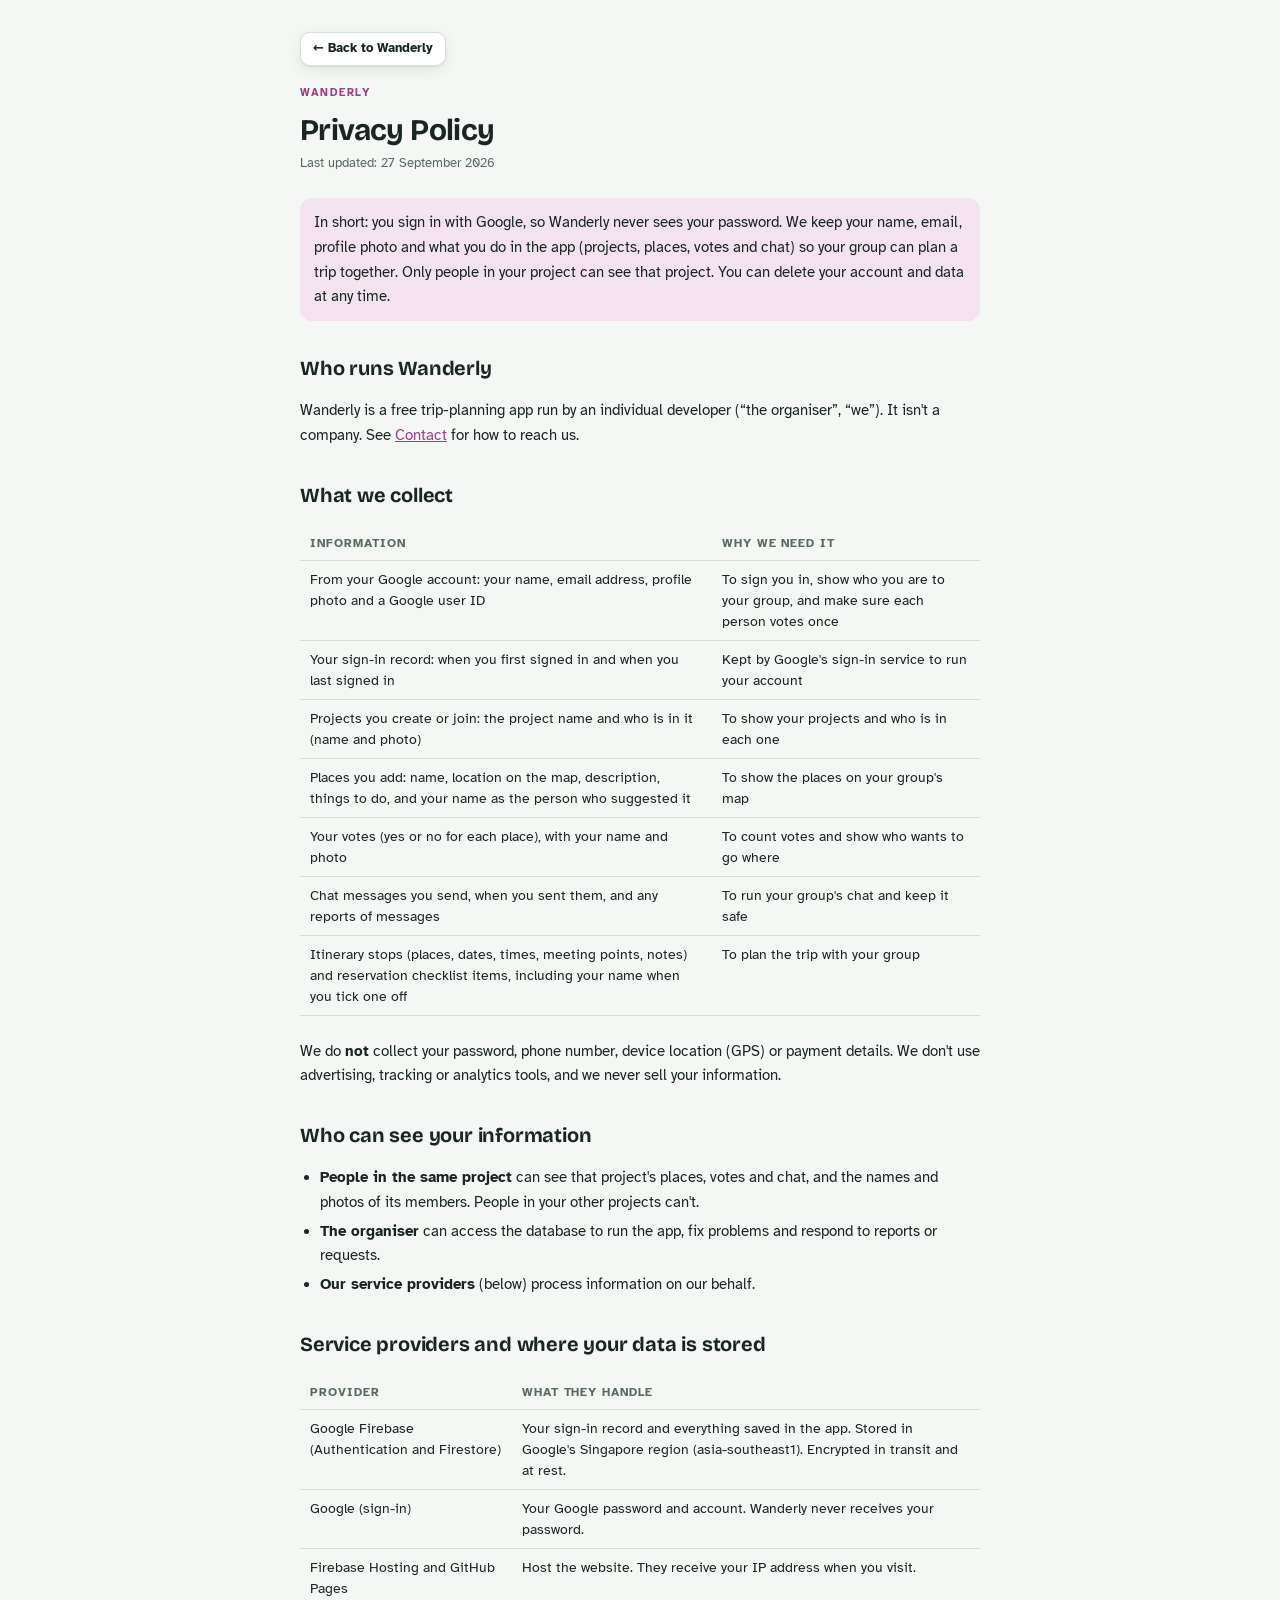
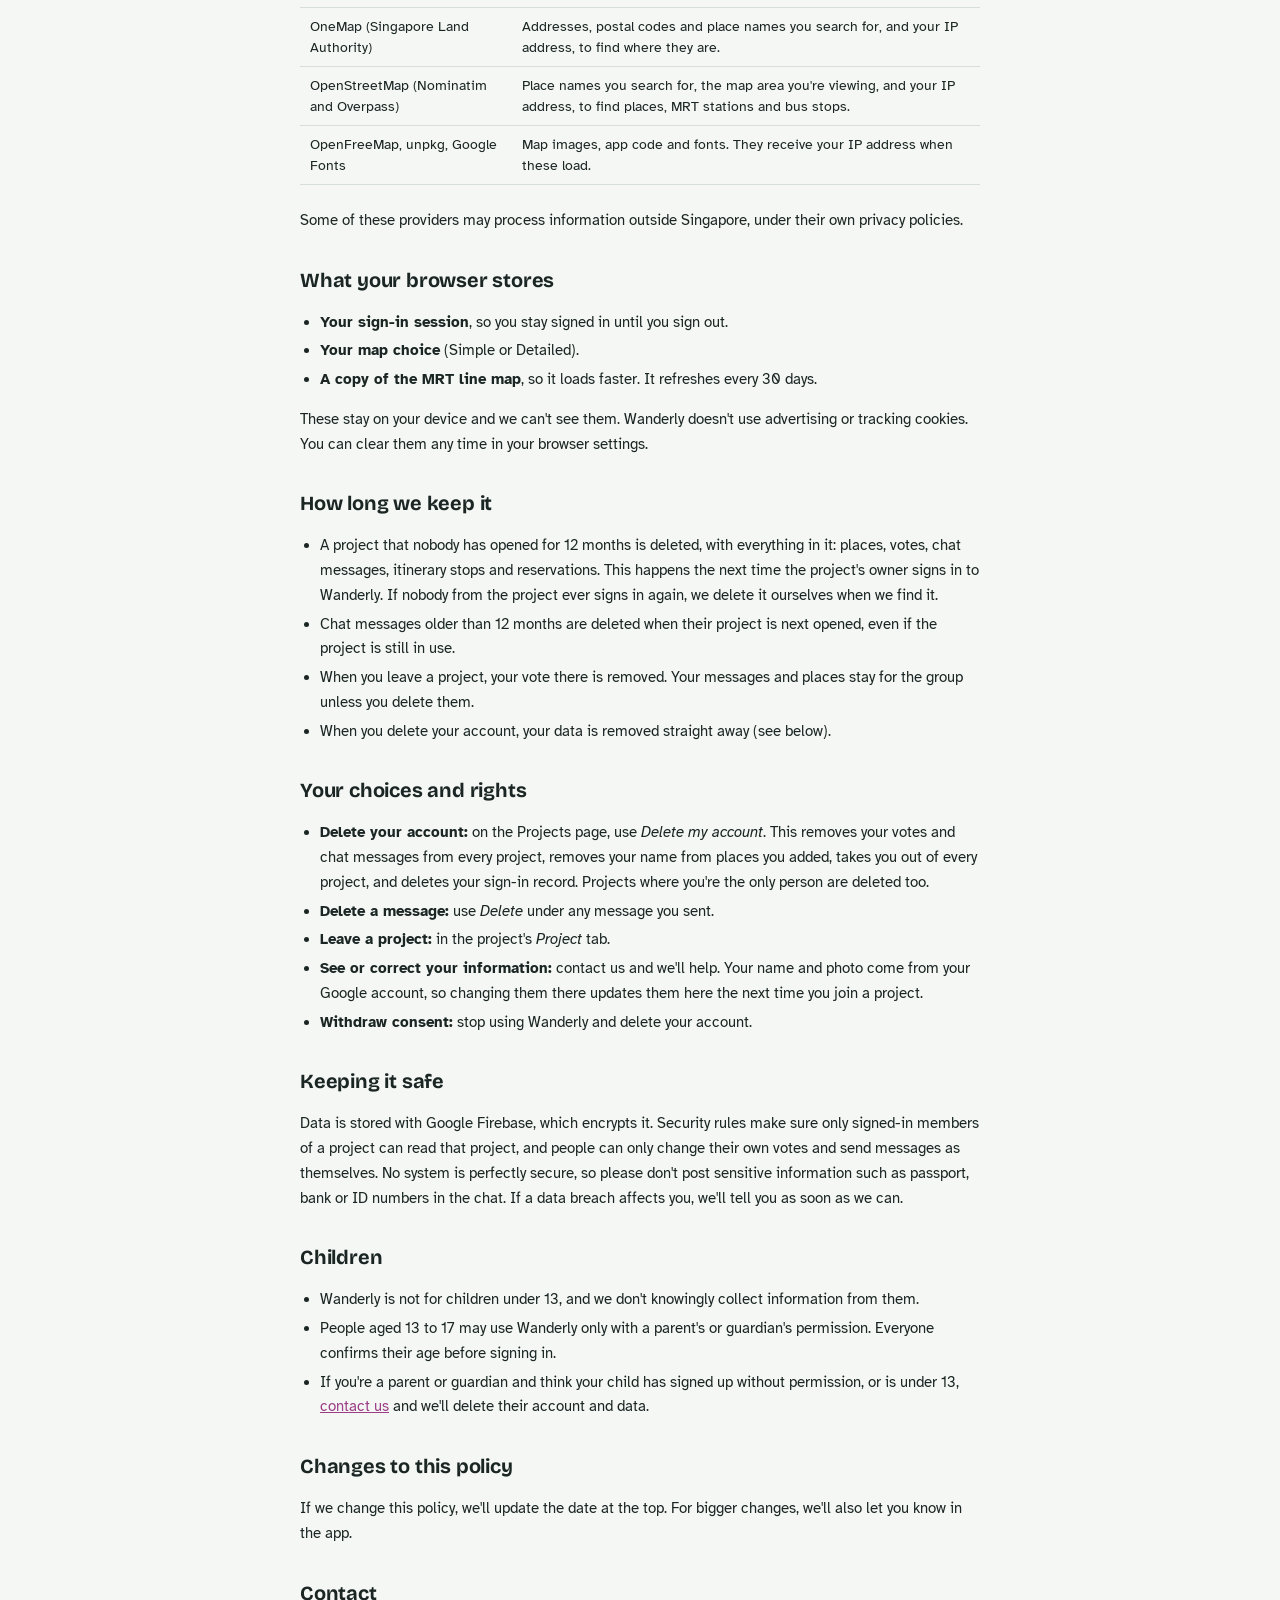
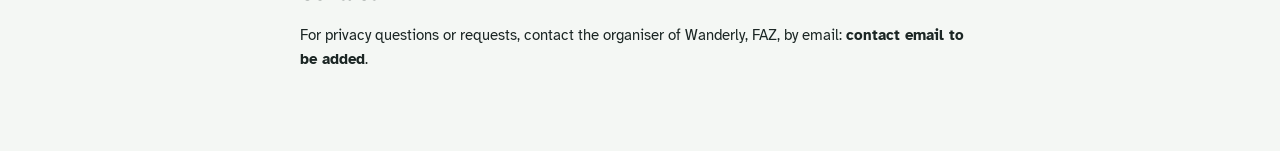
<file: privacy.html>
<!DOCTYPE html>
<html lang="en">
<head>
  <meta charset="UTF-8">
  <meta name="viewport" content="width=device-width, initial-scale=1.0">
  <title>Privacy Policy – Wanderly</title>
  <script>
    // Old addresses open the main site (see index.html).
    (function () {
      var h = location.hostname, main = 'https://wander-ly-50ea5.firebaseapp.com';
      if (h === 'wander-ly-50ea5.web.app') location.replace(main + location.pathname + location.search + location.hash);
      else if (h === 'fazupin.github.io') location.replace(main + (location.pathname.replace(/^\/Holiday-Planner/i, '') || '/') + location.search + location.hash);
    })();
    try { var t = (JSON.parse(localStorage.getItem('wanderly-settings') || '{}')).theme; if (t === 'light' || t === 'dark') document.documentElement.dataset.theme = t; } catch (e) {}
  </script>
  <link rel="icon" href="assets/icon.svg" type="image/svg+xml">
  <link rel="apple-touch-icon" href="assets/apple-touch-icon.png">
  <link rel="manifest" href="manifest.webmanifest">
  <meta name="theme-color" content="#F4F7F4" media="(prefers-color-scheme: light)">
  <meta name="theme-color" content="#111917" media="(prefers-color-scheme: dark)">
  <meta name="apple-mobile-web-app-title" content="Wanderly">
  <link rel="preconnect" href="https://fonts.googleapis.com">
  <link rel="preconnect" href="https://fonts.gstatic.com" crossorigin>
  <link rel="stylesheet" href="https://fonts.googleapis.com/css2?family=Bricolage+Grotesque:opsz,wght@12..96,500;12..96,700&family=Atkinson+Hyperlegible:wght@400;700&family=JetBrains+Mono:wght@400;500&display=swap">
  <link rel="stylesheet" href="css/style.css?v=47">
</head>
<body class="docpage">
  <main class="doc">
    <a class="back" href="./">← Back to Wanderly</a>
    <p class="brand">Wanderly</p>
    <h1>Privacy Policy</h1>
    <p class="updated">Last updated: 27 September 2026</p>

    <p class="callout">In short: you sign in with Google, so Wanderly never sees your password. We keep your name, email, profile photo and what you do in the app (projects, places, votes and chat) so your group can plan a trip together. Only people in your project can see that project. You can delete your account and data at any time.</p>

    <h2>Who runs Wanderly</h2>
    <p>Wanderly is a free trip-planning app run by an individual developer (“the organiser”, “we”). It isn't a company. See <a href="#contact">Contact</a> for how to reach us.</p>

    <h2>What we collect</h2>
    <div class="tablewrap">
      <table>
        <thead><tr><th>Information</th><th>Why we need it</th></tr></thead>
        <tbody>
          <tr><td>From your Google account: your name, email address, profile photo and a Google user ID</td><td>To sign you in, show who you are to your group, and make sure each person votes once</td></tr>
          <tr><td>Your sign-in record: when you first signed in and when you last signed in</td><td>Kept by Google's sign-in service to run your account</td></tr>
          <tr><td>Projects you create or join: the project name and who is in it (name and photo)</td><td>To show your projects and who is in each one</td></tr>
          <tr><td>Places you add: name, location on the map, description, things to do, and your name as the person who suggested it</td><td>To show the places on your group's map</td></tr>
          <tr><td>Your votes (yes or no for each place), with your name and photo</td><td>To count votes and show who wants to go where</td></tr>
          <tr><td>Chat messages you send, when you sent them, and any reports of messages</td><td>To run your group's chat and keep it safe</td></tr>
          <tr><td>Itinerary stops (places, dates, times, meeting points, notes) and reservation checklist items, including your name when you tick one off</td><td>To plan the trip with your group</td></tr>
        </tbody>
      </table>
    </div>
    <p>We do <strong>not</strong> collect your password, phone number, device location (GPS) or payment details. We don't use advertising, tracking or analytics tools, and we never sell your information.</p>

    <h2>Who can see your information</h2>
    <ul>
      <li><strong>People in the same project</strong> can see that project's places, votes and chat, and the names and photos of its members. People in your other projects can't.</li>
      <li><strong>The organiser</strong> can access the database to run the app, fix problems and respond to reports or requests.</li>
      <li><strong>Our service providers</strong> (below) process information on our behalf.</li>
    </ul>

    <h2>Service providers and where your data is stored</h2>
    <div class="tablewrap">
      <table>
        <thead><tr><th>Provider</th><th>What they handle</th></tr></thead>
        <tbody>
          <tr><td>Google Firebase (Authentication and Firestore)</td><td>Your sign-in record and everything saved in the app. Stored in Google's Singapore region (asia-southeast1). Encrypted in transit and at rest.</td></tr>
          <tr><td>Google (sign-in)</td><td>Your Google password and account. Wanderly never receives your password.</td></tr>
          <tr><td>Firebase Hosting and GitHub Pages</td><td>Host the website. They receive your IP address when you visit.</td></tr>
          <tr><td>OneMap (Singapore Land Authority)</td><td>Addresses, postal codes and place names you search for, and your IP address, to find where they are.</td></tr>
          <tr><td>OpenStreetMap (Nominatim and Overpass)</td><td>Place names you search for, the map area you're viewing, and your IP address, to find places, MRT stations and bus stops.</td></tr>
          <tr><td>OpenFreeMap, unpkg, Google Fonts</td><td>Map images, app code and fonts. They receive your IP address when these load.</td></tr>
        </tbody>
      </table>
    </div>
    <p>Some of these providers may process information outside Singapore, under their own privacy policies.</p>

    <h2>What your browser stores</h2>
    <ul>
      <li><strong>Your sign-in session</strong>, so you stay signed in until you sign out.</li>
      <li><strong>Your map choice</strong> (Simple or Detailed).</li>
      <li><strong>A copy of the MRT line map</strong>, so it loads faster. It refreshes every 30 days.</li>
    </ul>
    <p>These stay on your device and we can't see them. Wanderly doesn't use advertising or tracking cookies. You can clear them any time in your browser settings.</p>

    <h2>How long we keep it</h2>
    <ul>
      <li>A project that nobody has opened for 12 months is deleted, with everything in it: places, votes, chat messages, itinerary stops and reservations. This happens the next time the project's owner signs in to Wanderly. If nobody from the project ever signs in again, we delete it ourselves when we find it.</li>
      <li>Chat messages older than 12 months are deleted when their project is next opened, even if the project is still in use.</li>
      <li>When you leave a project, your vote there is removed. Your messages and places stay for the group unless you delete them.</li>
      <li>When you delete your account, your data is removed straight away (see below).</li>
    </ul>

    <h2>Your choices and rights</h2>
    <ul>
      <li><strong>Delete your account:</strong> on the Projects page, use <em>Delete my account</em>. This removes your votes and chat messages from every project, removes your name from places you added, takes you out of every project, and deletes your sign-in record. Projects where you're the only person are deleted too.</li>
      <li><strong>Delete a message:</strong> use <em>Delete</em> under any message you sent.</li>
      <li><strong>Leave a project:</strong> in the project's <em>Project</em> tab.</li>
      <li><strong>See or correct your information:</strong> contact us and we'll help. Your name and photo come from your Google account, so changing them there updates them here the next time you join a project.</li>
      <li><strong>Withdraw consent:</strong> stop using Wanderly and delete your account.</li>
    </ul>

    <h2>Keeping it safe</h2>
    <p>Data is stored with Google Firebase, which encrypts it. Security rules make sure only signed-in members of a project can read that project, and people can only change their own votes and send messages as themselves. No system is perfectly secure, so please don't post sensitive information such as passport, bank or ID numbers in the chat. If a data breach affects you, we'll tell you as soon as we can.</p>

    <h2>Children</h2>
    <ul>
      <li>Wanderly is not for children under 13, and we don't knowingly collect information from them.</li>
      <li>People aged 13 to 17 may use Wanderly only with a parent's or guardian's permission. Everyone confirms their age before signing in.</li>
      <li>If you're a parent or guardian and think your child has signed up without permission, or is under 13, <a href="#contact">contact us</a> and we'll delete their account and data.</li>
    </ul>

    <h2>Changes to this policy</h2>
    <p>If we change this policy, we'll update the date at the top. For bigger changes, we'll also let you know in the app.</p>

    <h2 id="contact">Contact</h2>
    <p>For privacy questions or requests, contact the organiser of Wanderly, FAZ, by email: <strong>contact email to be added</strong>.</p>
  </main>
</body>
</html>
</file>
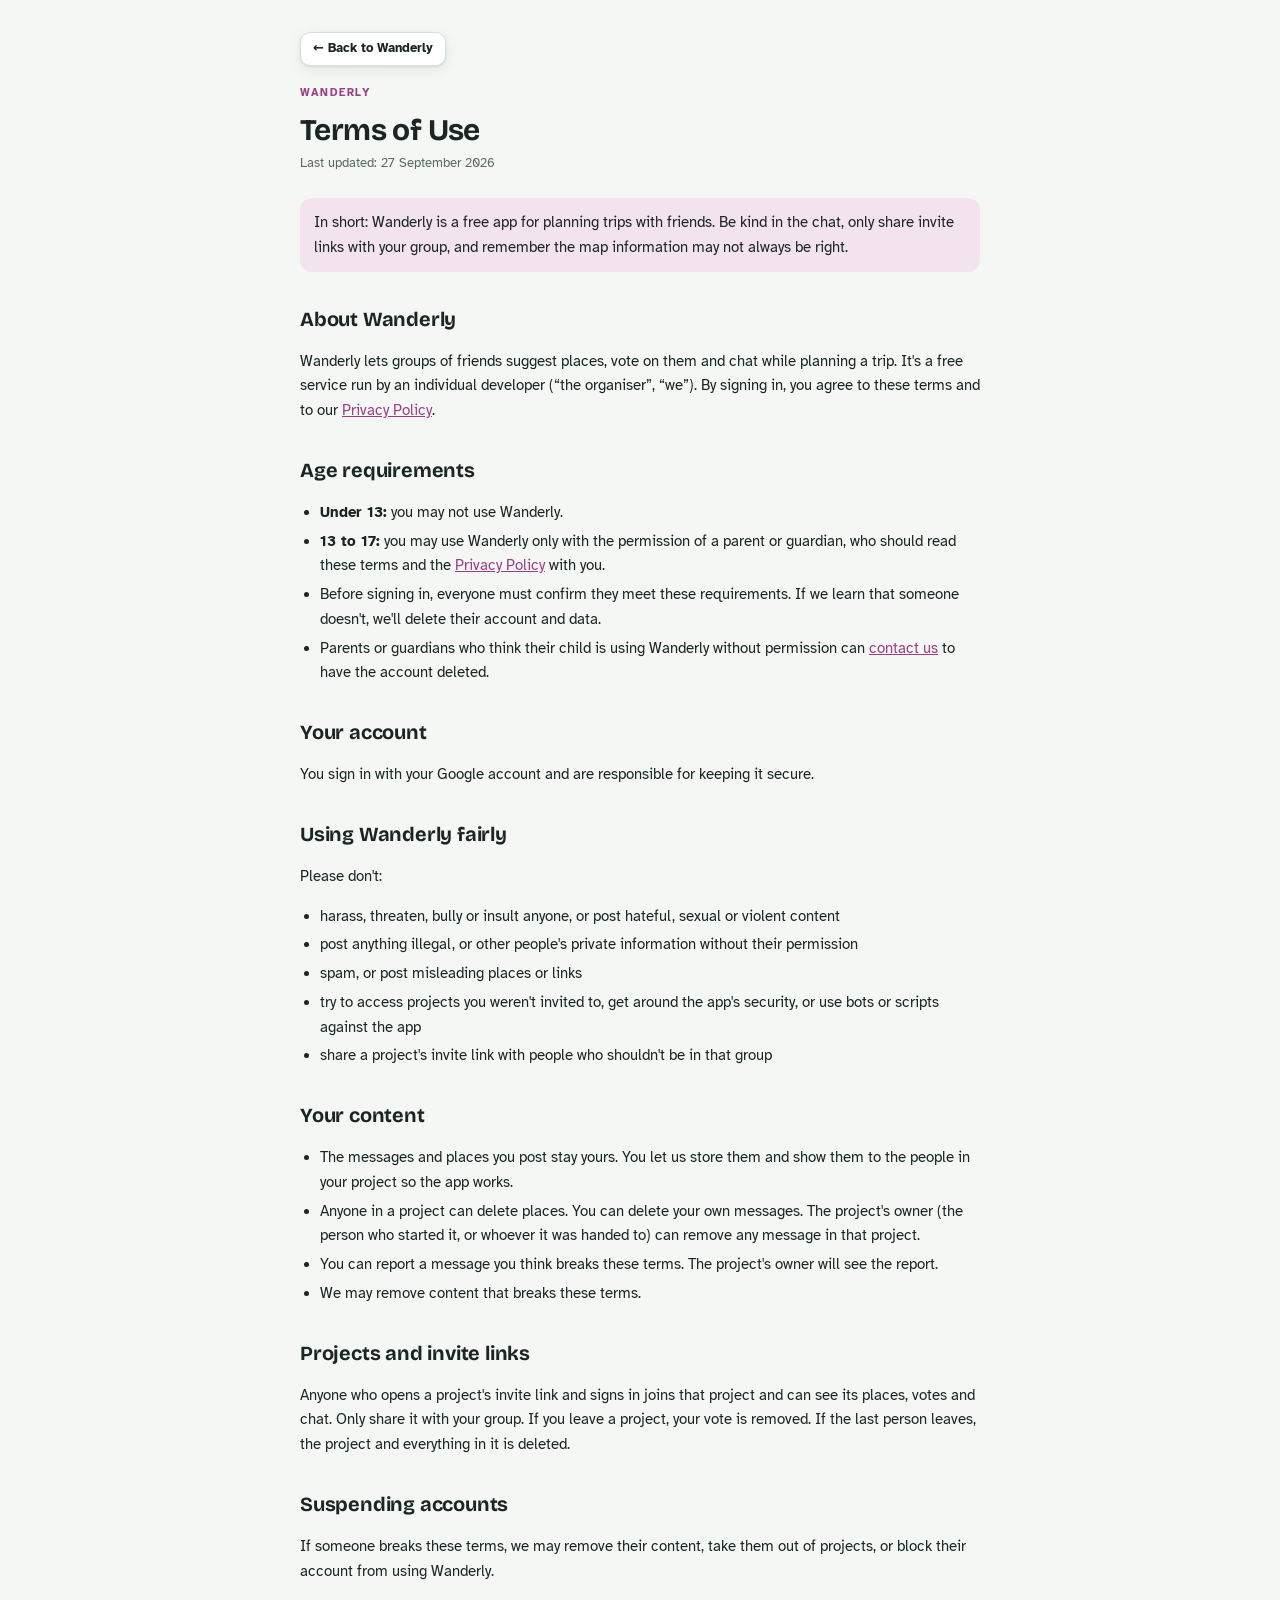
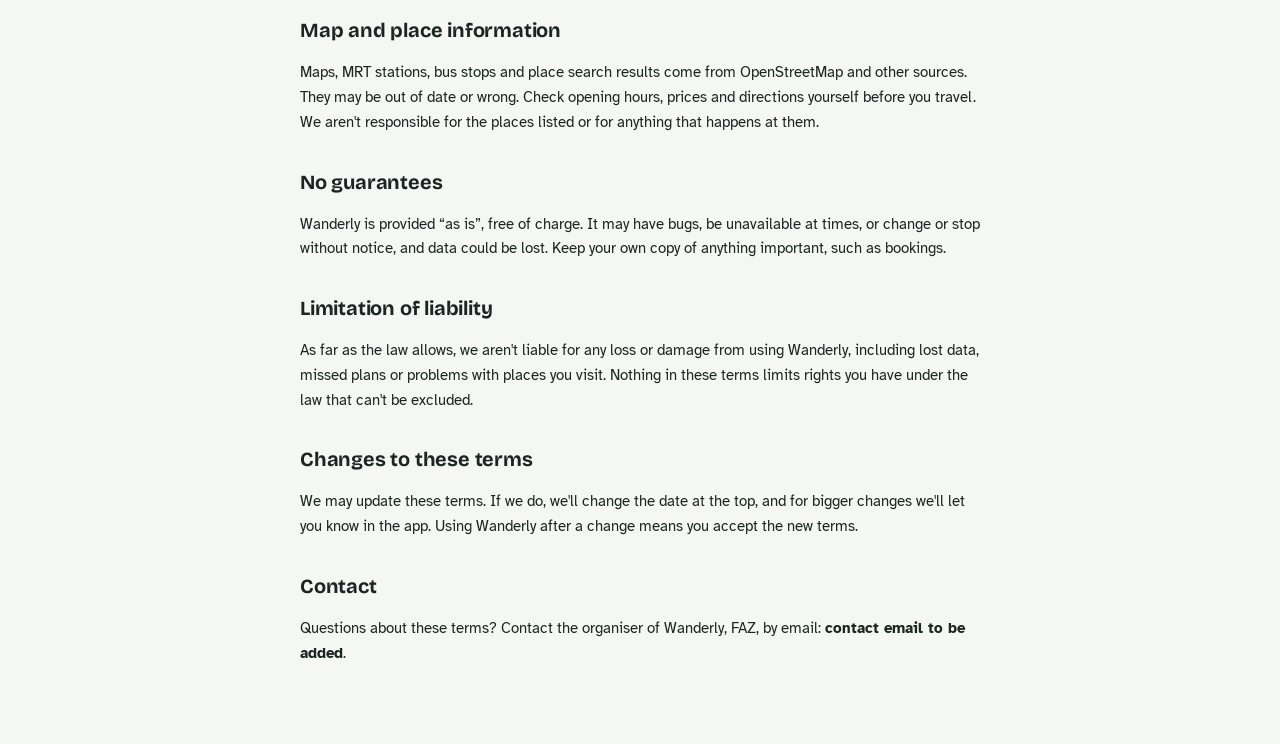
<file: terms.html>
<!DOCTYPE html>
<html lang="en">
<head>
  <meta charset="UTF-8">
  <meta name="viewport" content="width=device-width, initial-scale=1.0">
  <title>Terms of Use – Wanderly</title>
  <script>
    // Old addresses open the main site (see index.html).
    (function () {
      var h = location.hostname, main = 'https://wander-ly-50ea5.firebaseapp.com';
      if (h === 'wander-ly-50ea5.web.app') location.replace(main + location.pathname + location.search + location.hash);
      else if (h === 'fazupin.github.io') location.replace(main + (location.pathname.replace(/^\/Holiday-Planner/i, '') || '/') + location.search + location.hash);
    })();
    try { var t = (JSON.parse(localStorage.getItem('wanderly-settings') || '{}')).theme; if (t === 'light' || t === 'dark') document.documentElement.dataset.theme = t; } catch (e) {}
  </script>
  <link rel="icon" href="assets/icon.svg" type="image/svg+xml">
  <link rel="apple-touch-icon" href="assets/apple-touch-icon.png">
  <link rel="manifest" href="manifest.webmanifest">
  <meta name="theme-color" content="#F4F7F4" media="(prefers-color-scheme: light)">
  <meta name="theme-color" content="#111917" media="(prefers-color-scheme: dark)">
  <meta name="apple-mobile-web-app-title" content="Wanderly">
  <link rel="preconnect" href="https://fonts.googleapis.com">
  <link rel="preconnect" href="https://fonts.gstatic.com" crossorigin>
  <link rel="stylesheet" href="https://fonts.googleapis.com/css2?family=Bricolage+Grotesque:opsz,wght@12..96,500;12..96,700&family=Atkinson+Hyperlegible:wght@400;700&family=JetBrains+Mono:wght@400;500&display=swap">
  <link rel="stylesheet" href="css/style.css?v=47">
</head>
<body class="docpage">
  <main class="doc">
    <a class="back" href="./">← Back to Wanderly</a>
    <p class="brand">Wanderly</p>
    <h1>Terms of Use</h1>
    <p class="updated">Last updated: 27 September 2026</p>

    <p class="callout">In short: Wanderly is a free app for planning trips with friends. Be kind in the chat, only share invite links with your group, and remember the map information may not always be right.</p>

    <h2>About Wanderly</h2>
    <p>Wanderly lets groups of friends suggest places, vote on them and chat while planning a trip. It's a free service run by an individual developer (“the organiser”, “we”). By signing in, you agree to these terms and to our <a href="privacy.html">Privacy Policy</a>.</p>

    <h2>Age requirements</h2>
    <ul>
      <li><strong>Under 13:</strong> you may not use Wanderly.</li>
      <li><strong>13 to 17:</strong> you may use Wanderly only with the permission of a parent or guardian, who should read these terms and the <a href="privacy.html">Privacy Policy</a> with you.</li>
      <li>Before signing in, everyone must confirm they meet these requirements. If we learn that someone doesn't, we'll delete their account and data.</li>
      <li>Parents or guardians who think their child is using Wanderly without permission can <a href="#contact">contact us</a> to have the account deleted.</li>
    </ul>

    <h2>Your account</h2>
    <p>You sign in with your Google account and are responsible for keeping it secure.</p>

    <h2>Using Wanderly fairly</h2>
    <p>Please don't:</p>
    <ul>
      <li>harass, threaten, bully or insult anyone, or post hateful, sexual or violent content</li>
      <li>post anything illegal, or other people's private information without their permission</li>
      <li>spam, or post misleading places or links</li>
      <li>try to access projects you weren't invited to, get around the app's security, or use bots or scripts against the app</li>
      <li>share a project's invite link with people who shouldn't be in that group</li>
    </ul>

    <h2>Your content</h2>
    <ul>
      <li>The messages and places you post stay yours. You let us store them and show them to the people in your project so the app works.</li>
      <li>Anyone in a project can delete places. You can delete your own messages. The project's owner (the person who started it, or whoever it was handed to) can remove any message in that project.</li>
      <li>You can report a message you think breaks these terms. The project's owner will see the report.</li>
      <li>We may remove content that breaks these terms.</li>
    </ul>

    <h2>Projects and invite links</h2>
    <p>Anyone who opens a project's invite link and signs in joins that project and can see its places, votes and chat. Only share it with your group. If you leave a project, your vote is removed. If the last person leaves, the project and everything in it is deleted.</p>

    <h2>Suspending accounts</h2>
    <p>If someone breaks these terms, we may remove their content, take them out of projects, or block their account from using Wanderly.</p>

    <h2>Map and place information</h2>
    <p>Maps, MRT stations, bus stops and place search results come from OpenStreetMap and other sources. They may be out of date or wrong. Check opening hours, prices and directions yourself before you travel. We aren't responsible for the places listed or for anything that happens at them.</p>

    <h2>No guarantees</h2>
    <p>Wanderly is provided “as is”, free of charge. It may have bugs, be unavailable at times, or change or stop without notice, and data could be lost. Keep your own copy of anything important, such as bookings.</p>

    <h2>Limitation of liability</h2>
    <p>As far as the law allows, we aren't liable for any loss or damage from using Wanderly, including lost data, missed plans or problems with places you visit. Nothing in these terms limits rights you have under the law that can't be excluded.</p>

    <h2>Changes to these terms</h2>
    <p>We may update these terms. If we do, we'll change the date at the top, and for bigger changes we'll let you know in the app. Using Wanderly after a change means you accept the new terms.</p>

    <h2 id="contact">Contact</h2>
    <p>Questions about these terms? Contact the organiser of Wanderly, FAZ, by email: <strong>contact email to be added</strong>.</p>
  </main>
</body>
</html>
</file>
<file: css/style.css>
:root {
  --paper: #F4F7F4;
  --card: #FFFFFF;
  --ink: #1B2624;
  --muted: #5A6964;
  --line: #D6DFD9;
  --accent: #9C3D86;
  --accent-soft: #F3E3EF;
  --on-accent: #FFFFFF;
  --yes: #23794B;
  --no: #C23B4F;
  --shadow: 0 1px 2px rgba(20, 40, 35, .08), 0 4px 14px rgba(20, 40, 35, .08);
  --sea: #BFE3EC;
  --sea-in: #9FD2E0;
  --land: #FBF6E4;
  --land-edge: #6FA9A0;
  --park: #CDE8B5;
  --foreign: #E8E6D8;
  --display: "Bricolage Grotesque", "Segoe UI", system-ui, sans-serif;
  --body: "Atkinson Hyperlegible", "Segoe UI", system-ui, sans-serif;
  --mono: "JetBrains Mono", ui-monospace, Consolas, monospace;
}

/* Dark theme: follows the device unless Settings picks Light or Dark (data-theme on <html>). */
@media (prefers-color-scheme: dark) {
  :root:not([data-theme="light"]) {
    --paper: #111917;
    --card: #1A2421;
    --ink: #E4ECE8;
    --muted: #98A9A2;
    --line: #2B3833;
    --accent: #DB86C8;
    --accent-soft: #3A2335;
    --on-accent: #1A0F17;
    --yes: #62C891;
    --no: #F07C8B;
    --shadow: 0 1px 2px rgba(0, 0, 0, .3), 0 4px 14px rgba(0, 0, 0, .3);
    --sea: #13303A;
    --sea-in: #1C4652;
    --land: #28352F;
    --land-edge: #5E9A90;
    --park: #2F4A33;
    --foreign: #1E2724;
    color-scheme: dark;
  }
}
:root[data-theme="dark"] {
  --paper: #111917;
  --card: #1A2421;
  --ink: #E4ECE8;
  --muted: #98A9A2;
  --line: #2B3833;
  --accent: #DB86C8;
  --accent-soft: #3A2335;
  --on-accent: #1A0F17;
  --yes: #62C891;
  --no: #F07C8B;
  --shadow: 0 1px 2px rgba(0, 0, 0, .3), 0 4px 14px rgba(0, 0, 0, .3);
  --sea: #13303A;
  --sea-in: #1C4652;
  --land: #28352F;
  --land-edge: #5E9A90;
  --park: #2F4A33;
  --foreign: #1E2724;
  color-scheme: dark;
}

*, *::before, *::after { box-sizing: border-box; }
html, body { height: 100%; }
body {
  margin: 0;
  background: var(--paper);
  color: var(--ink);
  font-family: var(--body);
  font-size: 15px;
  line-height: 1.5;
  padding-inline: 16px;
}
button, input, textarea, select { font: inherit; color: inherit; }
button { cursor: pointer; }
:focus-visible { outline: 2px solid var(--accent); outline-offset: 2px; }
[hidden] { display: none !important; }

/* ---------- layout ---------- */
.app {
  max-width: 1440px;
  margin-inline: auto;
  height: 100%;
  display: grid;
  grid-template-rows: auto minmax(0, 1fr);
  gap: 12px;
  padding-block: calc(14px + env(safe-area-inset-top, 0px)) calc(16px + env(safe-area-inset-bottom, 0px));
}
.top { display: flex; align-items: flex-end; justify-content: space-between; gap: 10px 20px; flex-wrap: wrap; }
.brand { margin: 0; font-size: 11px; font-weight: 700; letter-spacing: .14em; text-transform: uppercase; color: var(--accent); }
h1 { font-family: var(--display); font-weight: 700; font-size: clamp(22px, 3vw, 30px); letter-spacing: -.02em; line-height: 1.1; margin: 2px 0 0; text-wrap: balance; }
.sub { color: var(--muted); margin: 4px 0 0; font-size: 14px; }
.stats { display: flex; align-items: center; gap: 14px; flex-wrap: wrap; font-size: 13px; color: var(--muted); }
.stats b { color: var(--ink); font-family: var(--mono); font-weight: 500; font-variant-numeric: tabular-nums; }
.me { display: inline-flex; align-items: center; gap: 6px; padding: 3px 10px 3px 3px; border: 1px solid var(--line); border-radius: 999px; background: var(--card); color: var(--ink); }
.me img { width: 22px; height: 22px; border-radius: 50%; }

/* Project name, switcher and member pictures in the header */
.projrow { display: flex; align-items: center; gap: 10px 14px; flex-wrap: wrap; margin-top: 2px; }
.projrow h1 { margin: 0; }
/* Start page: the Wanderly logo (pin icon + name) in place of a project name */
.projrow h1.logo { display: inline-flex; align-items: center; gap: 12px; }
.logoicon { width: 1.15em; height: 1.15em; border-radius: 26%; flex: none; box-shadow: var(--shadow); }
.projmenu { position: relative; }
.projbtn {
  display: inline-flex; align-items: center; gap: 6px;
  border: 1px solid var(--line); background: var(--card); color: var(--ink);
  border-radius: 10px; padding: 6px 10px 6px 12px; font-weight: 700; font-size: 13px; box-shadow: var(--shadow);
}
.projbtn svg { width: 12px; height: 12px; transition: transform .15s; }
.projbtn[aria-expanded="true"] { border-color: var(--accent); }
.projbtn[aria-expanded="true"] svg { transform: rotate(180deg); }
.projlist {
  position: absolute; top: calc(100% + 6px); left: 0; z-index: 1500;
  min-width: 240px; max-width: min(320px, calc(100vw - 32px)); max-height: 60vh; overflow: auto;
  background: var(--card); border: 1px solid var(--line); border-radius: 12px; box-shadow: var(--shadow);
  padding: 6px; display: flex; flex-direction: column; gap: 2px;
}
.projitem {
  width: 100%; display: grid; grid-template-columns: 16px minmax(0, 1fr) auto; gap: 8px; align-items: center;
  border: 0; background: none; border-radius: 8px; padding: 8px 10px; text-align: left; font-size: 14px;
}
.projitem:hover, .projitem:focus-visible { background: var(--accent-soft); outline: none; }
.projitem .tick { color: var(--accent); font-weight: 700; text-align: center; }
.projitem .pn { overflow: hidden; text-overflow: ellipsis; white-space: nowrap; }
.projitem[aria-checked="true"] .pn { font-weight: 700; }
.projitem .pc { font: 400 11px var(--mono); color: var(--muted); }
.projitem.new { color: var(--accent); font-weight: 700; }
.projsep { height: 1px; background: var(--line); margin: 4px 6px; }
@media (prefers-reduced-motion: reduce) { .projbtn svg { transition: none; } }
.avatars { display: flex; align-items: center; cursor: pointer; }
.avatars:empty { display: none; }
.hav {
  width: 28px; height: 28px; border-radius: 50%; border: 2px solid var(--paper);
  margin-left: -8px; object-fit: cover; background: var(--accent-soft);
}
.hav:first-child { margin-left: 0; }
.hav.initials, .pav.initials { display: grid; place-items: center; font: 700 12px var(--body); color: var(--ink); }
.hav.more { display: grid; place-items: center; font: 500 11px var(--mono); color: var(--ink); background: var(--line); }

/* Start page (no project open): hide the tools that only make sense inside a project */
body:not(.in-project) .inproj,
body:not(.in-project) #mapMode [data-mode="detailed"],
body:not(.in-project) #keyBtn { display: none; }

/* Start page: no tab bar; the title, your projects and "Start a new project" sit in one card. */
.lobbytitle { display: none; }
body:not(.in-project) .tabs { display: none; }
body:not(.in-project) #paneProject {
  flex: 0 1 auto; gap: 0; padding: 18px 18px 16px;
  background: var(--card); border: 1px solid var(--line); border-radius: 14px;
}
body:not(.in-project) .lobbytitle {
  display: block; margin: 0 0 14px;
  font-family: var(--display); font-weight: 700; font-size: 24px; letter-spacing: -.02em; color: var(--accent);
}
body:not(.in-project) #paneProject > .card { background: none; border: 0; border-radius: 0; padding: 0; }
body:not(.in-project) #newProjCard:not([hidden]) { margin-top: 18px; padding-top: 18px; border-top: 1px solid var(--line); }
body:not(.in-project) .legallinks { margin-top: 18px; }

.startcard { padding: 24px 20px; }
.startcard h2 { font-family: var(--display); font-weight: 700; font-size: 26px; letter-spacing: -.02em; line-height: 1.1; margin: 0; }
.startcard > p { color: var(--muted); margin: 8px 0 0; }
.startform { display: flex; flex-direction: column; gap: 10px; margin: 18px 0 12px; }
.startform input { border: 1px solid var(--line); border-radius: 12px; padding: 12px 14px; background: var(--paper); font-size: 16px; }
.startform .primary.big { width: 100%; }

.projcards { display: flex; flex-direction: column; gap: 8px; }
.projcard {
  width: 100%; display: grid; grid-template-columns: minmax(0, 1fr) auto; grid-template-areas: "name go" "meta go";
  gap: 6px 10px; align-items: center; text-align: left;
  border: 1px solid var(--line); background: var(--paper); border-radius: 12px; padding: 12px 14px;
}
.projcard:hover, .projcard:focus-visible { border-color: var(--accent); background: var(--accent-soft); }
.projcard .pcname { grid-area: name; font-family: var(--display); font-weight: 700; font-size: 17px; overflow: hidden; text-overflow: ellipsis; white-space: nowrap; }
.projcard .pcmeta { grid-area: meta; display: flex; align-items: center; gap: 10px; }
.projcard .pcmeta .small { margin: 0; }
.projcard .pcmeta .hav { width: 24px; height: 24px; }
.projcard .pcgo { grid-area: go; font-size: 18px; color: var(--accent); }
.backlink { display: inline-block; margin-bottom: 8px; }

/* Project tab */
.cardtitle { font-family: var(--display); font-weight: 700; font-size: 16px; margin: 0; }
.projhead { display: flex; align-items: center; justify-content: space-between; gap: 10px; }
.projname { font-family: var(--display); font-weight: 700; font-size: 22px; letter-spacing: -.015em; line-height: 1.15; margin: 0; text-wrap: balance; overflow-wrap: anywhere; }
.small-btn { padding: 6px 12px; font-size: 13px; flex: none; }
.inlineform { display: flex; gap: 8px; margin-top: 8px; flex-wrap: wrap; }
.inlineform input { flex: 1 1 160px; min-width: 0; border: 1px solid var(--line); border-radius: 10px; padding: 8px 10px; background: var(--paper); }
.inlineform .ghost { padding: 9px 14px; }
.invite { font: 400 12px var(--mono); color: var(--muted); }
.people { list-style: none; margin: 0; padding: 0; display: flex; flex-direction: column; gap: 8px; }
.people li { display: grid; grid-template-columns: 32px minmax(0, 1fr); column-gap: 10px; align-items: center; }
.people .pav { grid-row: span 2; width: 32px; height: 32px; border-radius: 50%; object-fit: cover; background: var(--accent-soft); }
.people .pname { font-weight: 700; overflow: hidden; text-overflow: ellipsis; white-space: nowrap; }
.people .small { margin: 0; }

.main { display: grid; grid-template-columns: minmax(0, 1fr) 390px; gap: 16px; min-height: 0; }

/* ---------- map ---------- */
.mapwrap { position: relative; border-radius: 14px; overflow: hidden; border: 1px solid var(--line); min-height: 0; background: var(--card); }
#map { position: absolute; inset: 0; font-family: var(--body); }
.leaflet-container { background: var(--sea); }
path.land { fill: var(--land); stroke: var(--land-edge); stroke-width: 2.5px; stroke-linejoin: round; }
path.foreign { fill: var(--foreign); stroke: var(--land-edge); stroke-width: 1.5px; stroke-opacity: .5; }
path.park { fill: var(--park); stroke: none; }
path.res { fill: var(--sea-in); stroke: none; }
.mapctl { position: absolute; left: 12px; bottom: 12px; z-index: 1000; display: flex; gap: 8px; align-items: stretch; }
.keybtn {
  border: 1px solid var(--line); background: var(--card); color: var(--ink);
  border-radius: 10px; box-shadow: var(--shadow); padding: 0 14px; font-weight: 700; font-size: 13px;
}
.keybtn[aria-expanded="true"] { background: var(--accent); color: var(--on-accent); border-color: transparent; }
.mapkey {
  position: absolute; left: 12px; bottom: 60px; z-index: 1000;
  width: 250px; max-width: calc(100% - 24px); max-height: calc(100% - 140px); overflow: auto;
  background: var(--card); border: 1px solid var(--line); border-radius: 12px; box-shadow: var(--shadow);
  padding: 12px 14px;
}
.mapkey h4 { margin: 10px 0 6px; font-size: 11px; font-weight: 700; letter-spacing: .12em; text-transform: uppercase; color: var(--muted); }
.mapkey h4:first-child { margin-top: 0; }
.keylist { list-style: none; margin: 0; padding: 0; display: flex; flex-direction: column; gap: 6px; font-size: 13px; }
.keylist li { display: flex; align-items: center; gap: 10px; }
.keylist small { color: var(--muted); }
.kline { flex: none; width: 28px; height: 8px; }
.kline line { stroke-width: 2.6; stroke-linecap: round; stroke-dasharray: 0.1 5; opacity: .85; }
.kline.lrt line { stroke-width: 1.8; opacity: .6; }
.ksym { flex: none; width: 28px; height: 22px; display: grid; place-items: center; position: relative; }
.kdot { width: 6px; height: 6px; border-radius: 50%; background: #005EC4; opacity: .6; }
.kdot.inter { width: 9px; height: 9px; background: #5B6B66; opacity: .85; box-shadow: 0 0 0 1px #FFFFFF; }
.kbus { display: grid; place-items: center; width: 16px; height: 16px; border-radius: 4px; background: #FFFFFF; border: 1.5px solid #2F6FC7; color: #2F6FC7; }
.kbus svg { width: 11px; height: 11px; display: block; }
/* Small pins drawn at key size (not scaled), so they don't spill into the next row */
.kpin { display: grid; place-items: center; width: 28px; height: 30px; padding-bottom: 4px; }
.kpin .pin { width: 20px; height: 20px; border-width: 1.5px; box-shadow: none; }
.kpin .pin .emoji { font-size: 10px; }
.kpin .pin .badge { top: -7px; right: -7px; min-width: 13px; height: 13px; padding: 0 3px; font-size: 8px; line-height: 13px; }
.keylist.places { gap: 10px; }
.keylist.places .ksym { height: 30px; }

.mapmode {
  display: flex; gap: 2px; padding: 3px;
  background: var(--card); border: 1px solid var(--line); border-radius: 10px; box-shadow: var(--shadow);
}
.mapmode button { border: 0; background: none; border-radius: 7px; padding: 6px 12px; font-weight: 700; font-size: 13px; color: var(--muted); }
.mapmode button[aria-pressed="true"] { background: var(--accent); color: var(--on-accent); }

/* Bus stops (detailed map) */
.transit { background: none; border: 0; }
.transit .tsym {
  display: grid; place-items: center;
  width: 16px; height: 16px; margin: 1px; border-radius: 4px;
  background: #FFFFFF; border: 1.5px solid #2F6FC7; color: #2F6FC7;
  box-shadow: 0 1px 2px rgba(0, 0, 0, .25);
}
.transit .tsym svg { width: 11px; height: 11px; display: block; }

/* MRT/LRT station names (both maps), shown when zoomed in */
.stlabel { background: none; border: 0; pointer-events: none; }
.stlabel span {
  position: absolute; left: 7px; top: 0; transform: translateY(-50%);
  white-space: nowrap; font: 700 11px var(--body); color: var(--muted);
  text-shadow: 0 0 3px var(--paper), 0 0 3px var(--paper), 0 0 3px var(--paper);
  display: none;
}
#map.show-stations .stlabel span { display: block; }
#map.streets-on .stlabel span { color: #44524D; text-shadow: 0 0 3px #FFFFFF, 0 0 3px #FFFFFF, 0 0 3px #FFFFFF; }
/* Map name popups (stations, bus stops), styled like the app's cards */
.leaflet-tooltip.wtip {
  background: var(--card); color: var(--ink); border: 1px solid var(--line); border-radius: 10px;
  box-shadow: var(--shadow); padding: 7px 11px; font: 400 12px/1.35 var(--body); white-space: nowrap;
}
.leaflet-tooltip.wtip.leaflet-tooltip-top::before { border-top-color: var(--line); }
.leaflet-tooltip.wtip.leaflet-tooltip-bottom::before { border-bottom-color: var(--line); }
.wtip .tipname { display: block; font-family: var(--display); font-weight: 700; font-size: 14px; }
.wtip .tipsub { display: block; color: var(--accent); font-weight: 700; font-size: 11px; letter-spacing: .04em; margin-top: 1px; }
.wtip .tiphint { display: block; color: var(--muted); font-size: 11px; margin-top: 3px; }
/* No focus box around map shapes (station tap areas) when clicked */
.leaflet-container path.leaflet-interactive:focus { outline: none; }

.maplabel { background: none; border: 0; pointer-events: none; }
.maplabel span { position: absolute; transform: translate(-50%, -50%); white-space: nowrap; color: var(--muted); }
.maplabel.area span { font: 700 10px var(--body); letter-spacing: .16em; opacity: .7; }
.maplabel.water span { font: italic 400 12px var(--body); letter-spacing: .06em; opacity: .75; }
.mapwrap.adding .leaflet-container { cursor: crosshair; }
.mbtn { border: 1px solid var(--line); background: var(--card); color: var(--ink); border-radius: 10px; box-shadow: var(--shadow); }
.addbtn { position: absolute; top: 12px; left: 12px; z-index: 1000; padding: 8px 14px; font-weight: 700; background: var(--accent); color: var(--on-accent); border-color: transparent; }
.mapwrap.adding .addbtn { background: var(--card); color: var(--ink); border-color: var(--line); }
.hint { position: absolute; left: 50%; top: 60px; transform: translateX(-50%); z-index: 1000; background: var(--ink); color: var(--paper); padding: 6px 12px; border-radius: 999px; font-size: 13px; white-space: nowrap; box-shadow: var(--shadow); }

/* pins */
.pin-wrap { background: none; border: 0; }
.pin {
  position: relative;
  width: 36px; height: 36px;
  border-radius: 50% 50% 50% 0;
  transform: rotate(-45deg);
  background: var(--card);
  border: 2px solid var(--accent);
  box-shadow: var(--shadow);
  display: grid; place-items: center;
}
.pin .emoji { transform: rotate(45deg); font-size: 17px; line-height: 1; }
.pin.sel { background: var(--accent); }
.pin.draft { background: var(--accent-soft); border-style: dashed; }
.pin .badge {
  position: absolute; top: -8px; right: -8px;
  transform: rotate(45deg);
  min-width: 18px; height: 18px; padding: 0 4px;
  border-radius: 999px; background: var(--yes); color: var(--card);
  font: 700 10px/18px var(--mono); text-align: center;
}
.pin.out { background: var(--line); border-color: var(--muted); opacity: .7; }
.pin.out .emoji { filter: grayscale(1); opacity: .7; }
.pin.out.sel { background: var(--muted); opacity: 1; }
.pin-wrap.out .plabel { color: var(--muted); text-decoration: line-through; }
.plabel {
  position: absolute; top: 44px; left: 50%; transform: translateX(-50%);
  white-space: nowrap; font: 700 12px var(--body); color: var(--ink);
  text-shadow: 0 0 3px var(--paper), 0 0 3px var(--paper), 0 0 3px var(--paper);
  display: none; pointer-events: none;
}
.show-labels .plabel, .pin-wrap.selected .plabel, .pin-wrap:hover .plabel { display: block; }

/* ---------- panel ---------- */
.panel { display: flex; flex-direction: column; gap: 14px; min-height: 0; overflow: hidden; }
.tabs { display: flex; gap: 4px; padding: 4px; background: var(--card); border: 1px solid var(--line); border-radius: 12px; flex: none; }
.tabs button { flex: 1; border: 0; background: none; border-radius: 9px; padding: 8px 10px; font-weight: 700; color: var(--muted); display: inline-flex; align-items: center; justify-content: center; gap: 6px; }
.tabs button[aria-selected="true"] { background: var(--accent-soft); color: var(--ink); }
.unread { min-width: 18px; height: 18px; padding: 0 5px; border-radius: 999px; background: var(--accent); color: var(--on-accent); font: 500 11px/18px var(--mono); text-align: center; }
.pane { display: flex; flex-direction: column; gap: 14px; min-height: 0; overflow: auto; padding: 2px; flex: 1; }
.card { background: var(--card); border: 1px solid var(--line); border-radius: 14px; padding: 16px; }

.intro h2, .place h2, .form h2 { font-family: var(--display); font-weight: 700; font-size: 22px; letter-spacing: -.015em; line-height: 1.15; margin: 0; text-wrap: balance; }
.intro p { margin: 6px 0 0; color: var(--muted); }
.intro .primary { margin-top: 12px; }
.phead { display: flex; gap: 12px; align-items: flex-start; }
.bigicon { flex: none; width: 52px; height: 52px; border-radius: 14px; background: var(--accent-soft); display: grid; place-items: center; font-size: 28px; }
.meta { margin: 4px 0 0; color: var(--muted); font-size: 13px; }
.coords { font: 400 12px var(--mono); color: var(--muted); margin-top: 2px; font-variant-numeric: tabular-nums; }
.coords a { color: var(--accent); margin-left: 6px; font-family: var(--body); font-size: 12px; }
.blurb { margin: 12px 0 0; }
.srcnote { font-size: 12px; color: var(--muted); margin: 10px 0 0; }
.eyebrow { font-size: 11px; font-weight: 700; letter-spacing: .12em; text-transform: uppercase; color: var(--muted); margin: 16px 0 6px; }
.acts { list-style: none; margin: 0; padding: 0; display: flex; flex-direction: column; gap: 6px; }
.acts li { display: flex; gap: 8px; align-items: baseline; }
.acts li::before { content: ""; flex: none; width: 6px; height: 6px; border-radius: 50%; background: var(--accent); transform: translateY(-2px); }

.votebtns { display: grid; grid-template-columns: 1fr 1fr; gap: 8px; }
.vbtn { padding: 10px 8px; border-radius: 10px; border: 1.5px solid var(--line); background: var(--card); font-weight: 700; }
.vbtn.yes[aria-pressed="true"] { background: var(--yes); border-color: var(--yes); color: var(--card); }
.vbtn.no[aria-pressed="true"] { background: var(--no); border-color: var(--no); color: var(--card); }
.vbtn.yes:hover { border-color: var(--yes); }
.vbtn.no:hover { border-color: var(--no); }
.vbtn:disabled { opacity: .5; cursor: not-allowed; }
.vnote { font-size: 13px; color: var(--muted); margin: 8px 0 0; }
.tbar { display: flex; height: 8px; border-radius: 999px; overflow: hidden; background: var(--line); margin-top: 12px; }
.tbar .y, .mini .y { background: var(--yes); }
.tbar .n, .mini .n { background: var(--no); }
.voters { display: grid; grid-template-columns: 1fr 1fr; gap: 10px; margin-top: 10px; }
.voters h4 { margin: 0 0 6px; font-size: 12px; font-weight: 700; font-variant-numeric: tabular-nums; }
.voters .yh { color: var(--yes); }
.voters .nh { color: var(--no); }
.chips { list-style: none; margin: 0; padding: 0; display: flex; flex-direction: column; gap: 4px; }
.chips li { display: flex; align-items: center; gap: 6px; font-size: 13px; min-width: 0; }
.chips img { width: 20px; height: 20px; border-radius: 50%; flex: none; }
.chips span { overflow: hidden; text-overflow: ellipsis; white-space: nowrap; }
.chips .none { color: var(--muted); }
.danger { background: none; border: 1.5px solid var(--no); color: var(--no); border-radius: 10px; padding: 7px 14px; font-weight: 700; font-size: 13px; }
.danger:hover, .danger.armed { background: var(--no); color: var(--card); }
.danger:disabled { opacity: .6; cursor: wait; }
.row2 { display: flex; gap: 8px; flex-wrap: wrap; align-items: center; }
.row2 .ghost { padding: 7px 14px; font-size: 13px; }
.delrow { margin-top: 16px; padding-top: 14px; border-top: 1px solid var(--line); display: flex; flex-direction: column; gap: 8px; }
.delrow .small:empty { display: none; }
.bulk { display: flex; flex-direction: column; gap: 6px; }
.bulk:not(:empty) { margin-top: 12px; padding-top: 12px; border-top: 1px solid var(--line); }

.rank h3 { font-family: var(--display); font-weight: 700; font-size: 16px; margin: 0 0 8px; }
.rows { list-style: none; margin: 0; padding: 0; display: flex; flex-direction: column; }
.row { width: 100%; display: grid; grid-template-columns: 28px 34px minmax(0, 1fr) auto; gap: 8px; align-items: center; padding: 8px 6px; border: 0; border-radius: 10px; background: none; text-align: left; }
.row:hover { background: var(--paper); }
.row[aria-current="true"] { background: var(--accent-soft); }
.row .pos { font: 500 12px var(--mono); color: var(--muted); text-align: right; font-variant-numeric: tabular-nums; }
.row .ic { font-size: 22px; text-align: center; }
.row .nm { font-weight: 700; overflow: hidden; text-overflow: ellipsis; white-space: nowrap; }
.row .ar { display: block; font-size: 12px; color: var(--muted); font-weight: 400; overflow: hidden; text-overflow: ellipsis; white-space: nowrap; }
.row .ct { font: 500 12px var(--mono); font-variant-numeric: tabular-nums; display: flex; gap: 6px; }
.ct .y { color: var(--yes); }
.ct .n { color: var(--no); }
.row.out .ic { filter: grayscale(1); opacity: .55; }
.row.out .nm { color: var(--muted); text-decoration: line-through; text-decoration-thickness: 1px; }
.row.out .ar { text-decoration: none; font-weight: 700; color: var(--no); display: block; }
.row.out .ct, .row.out .mini { opacity: .6; }
.outnote { margin: 0 0 12px; padding: 8px 10px; border-radius: 10px; background: var(--line); color: var(--ink); font-size: 13px; }
.place.out .bigicon { filter: grayscale(1); opacity: .6; }
.row .mini { grid-column: 3 / 5; display: flex; height: 4px; border-radius: 999px; overflow: hidden; background: var(--line); }
.empty { color: var(--muted); margin: 0; }

/* ---------- forms ---------- */
.form label { display: block; font-size: 13px; font-weight: 700; margin: 12px 0 4px; }
.form input, .form textarea { width: 100%; border: 1px solid var(--line); border-radius: 10px; padding: 8px 10px; background: var(--paper); }
.form textarea { min-height: 96px; resize: vertical; }
/* Time and date boxes: iPhones draw them wider, taller and centred, poking out of the form.
   Make them look like the other text boxes. */
input[type="time"], input[type="date"] {
  -webkit-appearance: none; appearance: none;
  display: block; width: 100%; min-width: 0; max-width: 100%;
  min-height: 40px; line-height: 1.4; text-align: left; color: var(--ink);
}
input[type="time"]::-webkit-date-and-time-value, input[type="date"]::-webkit-date-and-time-value { text-align: left; margin: 0; }
input[type="time"]::-webkit-calendar-picker-indicator, input[type="date"]::-webkit-calendar-picker-indicator { opacity: .6; cursor: pointer; }
.icons { display: flex; flex-wrap: wrap; gap: 6px; }
.icons button { width: 38px; height: 38px; border-radius: 10px; border: 1.5px solid var(--line); background: var(--paper); font-size: 19px; padding: 0; }
.icons button[aria-pressed="true"] { border-color: var(--accent); background: var(--accent-soft); }
.factions { display: flex; gap: 8px; margin-top: 14px; }
.primary { background: var(--accent); color: var(--on-accent); border: 0; border-radius: 10px; padding: 9px 16px; font-weight: 700; }
.primary:disabled { opacity: .6; cursor: wait; }
.primary.big { padding: 12px 20px; font-size: 16px; }
.ghost { background: none; border: 1px solid var(--line); border-radius: 10px; padding: 9px 16px; }
.linkbtn { background: none; border: 0; padding: 0; color: var(--accent); font-weight: 700; text-decoration: underline; font-size: 13px; }
.err { color: var(--no); font-size: 13px; margin: 8px 0 0; }
.small { font-size: 12px; color: var(--muted); margin: 4px 0 0; }
.note { margin: 10px 0 0; padding: 8px 10px; border-radius: 10px; background: var(--accent-soft); font-size: 13px; }

/* ---------- chat ---------- */
.chatcard { flex: 1; display: flex; flex-direction: column; min-height: 0; padding: 0; overflow: hidden; }
.msgs { list-style: none; margin: 0; padding: 14px 14px 6px; flex: 1; overflow: auto; display: flex; flex-direction: column; gap: 12px; min-height: 220px; }
.msg { display: grid; grid-template-columns: 28px minmax(0, 1fr); gap: 8px; }
.msg .av { width: 28px; height: 28px; border-radius: 50%; }
.msg .who { font-size: 13px; font-weight: 700; }
.msg .when { font: 400 11px var(--mono); color: var(--muted); margin-left: 6px; }
.msg .body { margin: 1px 0 0; overflow-wrap: anywhere; white-space: pre-wrap; }
.msg .body a { color: var(--accent); }
.msg.added .body { color: var(--muted); }
.msg.added .body b { color: var(--ink); }
.assist { margin: 0 14px 10px; padding: 10px 12px; border-radius: 10px; background: var(--accent-soft); font-size: 13px; display: flex; flex-direction: column; gap: 8px; }
.assist p { margin: 0; }
.assist .row2 { display: flex; gap: 8px; flex-wrap: wrap; align-items: center; }
.assist .primary, .assist .ghost { padding: 6px 12px; font-size: 13px; }
.assist .atplace { display: flex; flex-direction: column; gap: 6px; }
.assist .atplace .eyebrow { margin: 4px 0 0; }
.assist .atplace .results { max-height: 240px; overflow-y: auto; overscroll-behavior: contain; }
.results { list-style: none; margin: 0; padding: 0; display: flex; flex-direction: column; gap: 4px; }
.results button { width: 100%; text-align: left; border: 1px solid var(--line); background: var(--card); border-radius: 10px; padding: 8px 10px; display: grid; grid-template-columns: 24px minmax(0, 1fr); gap: 8px; align-items: center; }
.results button:hover { border-color: var(--accent); }
.results b { display: block; overflow: hidden; text-overflow: ellipsis; white-space: nowrap; }
.results small { display: block; color: var(--muted); overflow: hidden; text-overflow: ellipsis; white-space: nowrap; }
.composer { display: flex; gap: 8px; padding: 10px 14px 12px; border-top: 1px solid var(--line); align-items: flex-end; }
.composer textarea {
  flex: 1; min-width: 0; height: 42px; min-height: 42px; max-height: 132px; resize: none; overflow-y: auto;
  border: 1px solid var(--line); border-radius: 12px; padding: 10px 12px; background: var(--paper);
  font: 400 15px/1.4 var(--body); color: var(--ink);
  scrollbar-width: thin; scrollbar-color: var(--line) transparent;
}
.composer textarea::placeholder { color: var(--muted); opacity: 1; }
.composer textarea:focus { outline: none; border-color: var(--accent); box-shadow: 0 0 0 3px var(--accent-soft); }
.composer textarea::-webkit-scrollbar { width: 6px; }
.composer textarea::-webkit-scrollbar-thumb { background: var(--line); border-radius: 6px; }
.composer textarea::-webkit-scrollbar-button { display: none; }
.composer .primary { padding: 10px 16px; height: 42px; }
.chatfoot { margin: 0; padding: 0 14px 12px; font: 400 12px/1.45 var(--body); color: var(--muted); }
.paddr { margin: 2px 0 0; font-size: 13px; }
.spin { display: inline-block; width: 12px; height: 12px; border: 2px solid currentColor; border-right-color: transparent; border-radius: 50%; animation: spin .8s linear infinite; vertical-align: -2px; }
@keyframes spin { to { transform: rotate(360deg); } }

/* ---------- itinerary ---------- */
#paneItin .card > .small { margin: 4px 0 10px; }
#itinAddBtn { margin-top: 12px; }
.itinlist { display: flex; flex-direction: column; }
.itinday { margin: 14px 0 6px; font-size: 11px; font-weight: 700; letter-spacing: .12em; text-transform: uppercase; color: var(--accent); }
.itinday:first-child { margin-top: 4px; }
.stop { display: grid; grid-template-columns: 64px minmax(0, 1fr); gap: 10px; padding: 10px 0; border-top: 1px solid var(--line); }
.itinday + .stop { border-top: 0; }
.stoptime { font: 500 13px var(--mono); font-variant-numeric: tabular-nums; color: var(--ink); padding-top: 2px; }
.stophead { display: flex; align-items: center; gap: 8px; }
.stopicon { font-size: 18px; }
.itinplace { font-weight: 700; font-size: 15px; text-align: left; overflow-wrap: anywhere; }
button.itinplace { font-size: 15px; }
.meet { display: flex; flex-direction: column; gap: 3px; margin-top: 6px; }
.meet p { margin: 0; display: grid; grid-template-columns: 20px minmax(0, 1fr); gap: 4px; font-size: 13px; }
.meet b { font-weight: 700; }
.stopnotes { margin: 6px 0 0; font-size: 13px; color: var(--muted); white-space: pre-wrap; }
.stop .msgacts { margin-top: 6px; }
.itinform { margin-top: 10px; padding-top: 12px; border-top: 1px solid var(--line); }
.itinform h2 { font-family: var(--display); font-weight: 700; font-size: 18px; margin: 0; }
.itinform .eyebrow { margin: 16px 0 2px; }
.itinform .small { margin: 8px 0 0; }
.formrow { display: grid; grid-template-columns: minmax(0, 1fr) 120px; gap: 8px; }
.form select { width: 100%; border: 1px solid var(--line); border-radius: 10px; padding: 8px 10px; background: var(--paper); color: var(--ink); }
/* place name + rename, and voting status */
.pheadtext { min-width: 0; flex: 1; }
.namerow { display: flex; align-items: baseline; gap: 10px; flex-wrap: wrap; }
.renamebtn { font-size: 12px; }
.renameform { margin: 0 0 4px; }
.votestatus { display: flex; flex-direction: column; gap: 4px; margin: 0 0 10px; }
.votestatus p { margin: 0; font-size: 13px; }
.roundlabel { font-weight: 700; color: var(--accent); }
.deadline { font-weight: 700; }
.ended { font-weight: 700; padding: 8px 10px; border-radius: 10px; }
.ended.in { color: var(--yes); background: color-mix(in srgb, var(--yes) 12%, transparent); }
.ended.out { color: var(--muted); background: var(--line); }
.pastround { color: var(--muted); padding-left: 10px; border-left: 2px solid var(--line); }
.votectl { margin-top: 12px; }
.votectl .small { margin: 0; }
.row .ar.deadlinetag { color: var(--accent); font-weight: 700; }
.limitsel { width: 100%; border: 1px solid var(--line); border-radius: 10px; padding: 8px 10px; background: var(--paper); color: var(--ink); font-size: 14px; }
.form .limitnote { margin: 6px 0 0; }
.limitrow { align-items: center; }
.nolimit { color: var(--muted); }
.limitform { margin-top: 2px; }
.limitform .limitsel { flex: 1 1 180px; width: auto; min-width: 0; }
.votectl .limitsel { margin: 2px 0 4px; }

.fieldlabel { display: block; font-size: 13px; font-weight: 700; margin: 12px 0 4px; }
.fixeddate { margin: 0; padding: 8px 10px; border: 1px dashed var(--line); border-radius: 10px; font-size: 14px; }
.tickrow { display: flex !important; align-items: center; gap: 10px; margin: 16px 0 4px !important; font-weight: 700; cursor: pointer; }
.tickrow input { width: 18px; height: 18px; flex: none; accent-color: var(--accent); }
.tripline { margin: 0 0 6px; font-size: 13px; }
.tripline.missing { padding: 8px 10px; border-radius: 10px; background: var(--accent-soft); }
.confirmzone { margin-top: 16px; padding-top: 14px; border-top: 1px solid var(--line); display: flex; flex-direction: column; align-items: flex-start; gap: 6px; }
.confirmzone .small { margin: 0; }
.confirmed { margin: 0; font-weight: 700; color: var(--yes); }
.row .ar.confirmedtag { color: var(--yes); font-weight: 700; }
.projcard { grid-template-areas: "name go" "dates go" "meta go"; }
.projcard .pcdates { grid-area: dates; font-size: 12px; color: var(--muted); }
.tripdates { font-size: 14px; }
.startform.compact { margin: 10px 0 0; }
.startform.compact input { padding: 9px 12px; font-size: 15px; border-radius: 10px; }
.startform .formrow.dates { margin: 0; grid-template-columns: 1fr 1fr; }
.startform .formrow.dates label { display: block; font-size: 13px; font-weight: 700; margin: 0 0 4px; }
.startform .formrow.dates input { width: 100%; }
.formrow .span2 { grid-column: 1 / -1; margin: 0; }

.checklist { list-style: none; margin: 0 0 4px; padding: 0; display: flex; flex-direction: column; }
.checklist li { display: grid; grid-template-columns: 22px minmax(0, 1fr) auto; gap: 10px; align-items: start; padding: 9px 0; border-bottom: 1px solid var(--line); }
.checklist li.empty { display: block; border: 0; color: var(--muted); }
.checklist input[type="checkbox"] { width: 18px; height: 18px; margin: 2px 0 0; accent-color: var(--accent); }
.checklist label { cursor: pointer; min-width: 0; }
.checklist .restitle { display: block; overflow-wrap: anywhere; }
.checklist .small { display: block; margin: 2px 0 0; }
.checklist li.done .restitle { text-decoration: line-through; color: var(--muted); }

/* chat moderation */
.msgacts { display: flex; flex-wrap: wrap; align-items: center; gap: 4px 10px; margin-top: 2px; }
.msgbtn { background: none; border: 0; padding: 0; font-size: 12px; color: var(--muted); text-decoration: underline; }
.msgbtn:hover { color: var(--ink); }
.msgbtn.armed { color: var(--no); font-weight: 700; }
.msgnote { font-size: 12px; color: var(--muted); }
.flag { font-size: 11px; font-weight: 700; color: var(--no); background: color-mix(in srgb, var(--no) 14%, transparent); border-radius: 999px; padding: 1px 8px; }

/* leave / delete / account */
.confirmbox { display: flex; flex-direction: column; gap: 6px; }
.confirmbox .small:empty { display: none; }
#deleteBox .row2 { margin-top: 2px; }
.legallinks { margin: 0; text-align: center; font-size: 12px; color: var(--muted); }
.legallinks a, .legal a { color: var(--accent); }

/* ---------- settings ---------- */
.iconbtn {
  display: inline-grid; place-items: center; width: 34px; height: 34px; padding: 0;
  border: 1px solid var(--line); background: var(--card); color: var(--ink); border-radius: 50%; box-shadow: var(--shadow);
}
.iconbtn svg { width: 18px; height: 18px; fill: none; stroke: currentColor; stroke-width: 1.8; stroke-linecap: round; stroke-linejoin: round; }
.iconbtn:hover { border-color: var(--accent); }
.settings {
  position: fixed; inset: 0; z-index: 1900; display: grid; place-items: center; padding: 16px;
  background: color-mix(in srgb, var(--paper) 70%, transparent); backdrop-filter: blur(4px);
}
.settingscard {
  width: 100%; max-width: 460px; max-height: calc(100vh - 32px); overflow: auto;
  background: var(--card); border: 1px solid var(--line); border-radius: 16px; box-shadow: var(--shadow);
  padding: 20px 20px 24px;
}
.settingshead { display: flex; align-items: center; justify-content: space-between; gap: 12px; }
.settingshead h2 { font-family: var(--display); font-weight: 700; font-size: 24px; letter-spacing: -.02em; margin: 0; }
.settingshead .iconbtn { box-shadow: none; font-size: 14px; }
.settingscard > .small { margin: 2px 0 0; }
.settingscard h3 { font-size: 11px; font-weight: 700; letter-spacing: .12em; text-transform: uppercase; color: var(--muted); margin: 22px 0 4px; }
.settingscard a { color: var(--accent); }
.setrow { display: flex; align-items: center; justify-content: space-between; gap: 14px; padding: 10px 0; border-bottom: 1px solid var(--line); }
.setrow:last-of-type { border-bottom: 0; }
.setlabel { font-weight: 700; font-size: 14px; min-width: 0; }
.setlabel small { display: block; font-weight: 400; font-size: 12px; color: var(--muted); margin-top: 2px; }
.seg { display: flex; flex: none; gap: 2px; padding: 3px; background: var(--paper); border: 1px solid var(--line); border-radius: 10px; }
.seg button { border: 0; background: none; border-radius: 7px; padding: 6px 10px; font-size: 13px; font-weight: 700; color: var(--muted); white-space: nowrap; }
.seg button[aria-checked="true"] { background: var(--accent); color: var(--on-accent); }
.switch {
  position: relative; flex: none; width: 44px; height: 26px; padding: 0;
  border: 0; border-radius: 999px; background: var(--line); transition: background .15s;
}
.switch::after {
  content: ""; position: absolute; top: 3px; left: 3px; width: 20px; height: 20px; border-radius: 50%;
  background: #FFFFFF; box-shadow: 0 1px 2px rgba(0, 0, 0, .3); transition: transform .15s;
}
.switch[aria-checked="true"] { background: var(--accent); }
.switch[aria-checked="true"]::after { transform: translateX(18px); }
.smallbtn { flex: none; padding: 6px 14px; font-size: 13px; }

/* Profile panel */
.profilehead { display: flex; align-items: center; gap: 14px; margin: 16px 0 10px; }
.profilehead img { width: 56px; height: 56px; border-radius: 50%; object-fit: cover; background: var(--accent-soft); flex: none; }
.profname { font-family: var(--display); font-weight: 700; font-size: 18px; margin: 0; overflow-wrap: anywhere; }
.profilehead .small { margin: 2px 0 0; overflow-wrap: anywhere; }
.deleterow { flex-direction: column; align-items: stretch; gap: 8px; }
#deleteBox { display: flex; flex-direction: column; gap: 6px; }
.linkrow { color: var(--ink); text-decoration: none; }
.linkrow:hover .setlabel { color: var(--accent); }
.linkrow > span:last-child { color: var(--muted); font-size: 18px; }

/* Header profile chip (opens the Profile panel) */
button.me { font: inherit; cursor: pointer; }
button.me:hover { border-color: var(--accent); }
.melink { color: var(--accent); font-weight: 700; text-decoration: underline; font-size: 13px; }
@media (max-width: 480px) {
  .setrow:has(.seg) { flex-direction: column; align-items: flex-start; }
}
@media (prefers-reduced-motion: reduce) { .switch, .switch::after { transition: none; } }

/* map options from Settings */
#map.no-stnames .stlabel span { display: none !important; }
#map.labels-always .plabel { display: block; }

/* ---------- sign-in gate ---------- */
.gate { position: fixed; inset: 0; z-index: 2000; display: grid; place-items: center; padding: 16px; background: color-mix(in srgb, var(--paper) 88%, transparent); backdrop-filter: blur(6px); }
.gatecard { max-width: 420px; width: 100%; background: var(--card); border: 1px solid var(--line); border-radius: 16px; padding: 28px 24px; box-shadow: var(--shadow); text-align: center; }
.gatecard h2 { font-family: var(--display); font-weight: 700; font-size: 26px; letter-spacing: -.02em; margin: 4px 0 8px; }
.gatecard p { color: var(--muted); margin: 0 0 18px; }
.gatecard .err { margin: 14px 0 0; }
.gatecard .legal { margin: 18px 0 0; font-size: 12px; }
.inapp {
  text-align: left; margin: 0 0 14px; padding: 12px 14px; border-radius: 12px;
  background: color-mix(in srgb, var(--no) 12%, var(--card)); border: 1px solid color-mix(in srgb, var(--no) 40%, var(--line));
  font-size: 13px; display: flex; flex-direction: column; gap: 10px; align-items: flex-start;
}
.inapp p { margin: 0; color: var(--ink); }
.agecheck {
  display: flex; gap: 10px; align-items: flex-start; text-align: left;
  margin: 0 0 16px; padding: 10px 12px; border: 1px solid var(--line); border-radius: 10px;
  font-size: 13px; color: var(--ink); cursor: pointer;
}
.agecheck input { flex: none; width: 18px; height: 18px; margin: 1px 0 0; accent-color: var(--accent); }
#signIn:disabled { opacity: .45; cursor: not-allowed; }

/* Privacy Policy and Terms of Use pages */
body.docpage { height: auto; }
.doc { max-width: 68ch; margin-inline: auto; padding-block: 32px 64px; }
.doc .back {
  display: inline-flex; align-items: center; gap: 6px; margin-bottom: 18px;
  border: 1px solid var(--line); background: var(--card); color: var(--ink);
  border-radius: 10px; box-shadow: var(--shadow); padding: 6px 12px;
  font-weight: 700; font-size: 13px; text-decoration: none;
}
.doc .back:hover { border-color: var(--accent); }
.doc h1 { margin-top: 12px; }
.doc .updated { color: var(--muted); font-size: 13px; margin: 6px 0 24px; }
.doc h2 { font-family: var(--display); font-weight: 700; font-size: 20px; letter-spacing: -.01em; margin: 32px 0 8px; text-wrap: balance; }
.doc p, .doc li { line-height: 1.65; }
.doc ul { padding-left: 20px; }
.doc li + li { margin-top: 4px; }
.doc a { color: var(--accent); }
.doc .tablewrap { overflow-x: auto; }
.doc table { border-collapse: collapse; width: 100%; font-size: 14px; margin: 8px 0; }
.doc th, .doc td { text-align: left; vertical-align: top; padding: 8px 10px; border-bottom: 1px solid var(--line); }
.doc th { font-size: 12px; text-transform: uppercase; letter-spacing: .08em; color: var(--muted); }
.doc .callout { background: var(--accent-soft); border-radius: 12px; padding: 12px 14px; }

.toast { position: fixed; left: 50%; bottom: calc(20px + env(safe-area-inset-bottom, 0px)); transform: translateX(-50%); z-index: 2100; background: var(--ink); color: var(--paper); padding: 10px 16px; border-radius: 12px; font-size: 14px; max-width: calc(100% - 32px); box-shadow: var(--shadow); }

@media (max-width: 860px) {
  html, body { height: auto; }
  .app { height: auto; }
  .main { grid-template-columns: 1fr; }
  .mapwrap { height: min(62vh, 540px); }
  .panel, .pane { overflow: visible; }
  .msgs { max-height: 60vh; }
}
@media (prefers-reduced-motion: reduce) {
  .spin { animation: none; }
}

/* ---------- phones ----------
   Keep this section last so it overrides the desktop styles above.
   When adding new UI, check it here too. */
@media (max-width: 860px) {
  .mapwrap { height: min(58svh, 520px); }
  .msgs { max-height: 55svh; }
}
@media (max-width: 600px) {
  /* iPhones zoom into text boxes with text under 16px, so use 16px. */
  input, textarea, select { font-size: 16px !important; }

  /* Header: stack, smaller title, compact profile chip. */
  .top { flex-direction: column; align-items: stretch; gap: 10px; }
  h1 { font-size: 24px; }
  .sub { font-size: 13px; }
  .projrow { gap: 8px; }
  .projbtn { padding: 7px 10px; }
  .stats { justify-content: space-between; gap: 8px 12px; }
  .stats .me { margin-left: auto; }
  #meName { display: none; }
  .me { padding: 3px 12px 3px 3px; min-height: 36px; }
  .iconbtn { width: 38px; height: 38px; }

  /* Map controls: finger-sized, and the key fits the screen. */
  .addbtn { top: 10px; left: 10px; padding: 8px 12px; font-size: 14px; }
  .hint { top: 58px; white-space: normal; text-align: center; width: max-content; max-width: calc(100% - 24px); }
  .mapctl { left: 10px; bottom: 10px; }
  .mapmode button { padding: 8px 12px; }
  .keybtn { padding: 0 14px; min-height: 38px; }
  .mapkey { left: 10px; right: 10px; width: auto; bottom: 58px; max-height: calc(100% - 120px); }

  /* Panel */
  .tabs button { padding: 10px 6px; font-size: 14px; }
  .card { padding: 14px; }
  .row { padding: 10px 6px; }
  .vbtn { padding: 12px 8px; }
  .danger, .row2 .ghost { min-height: 38px; }
  .msgbtn { padding: 4px 0; }
  .composer { padding: 10px 12px 12px; }

  /* Settings and Profile panels fill most of the screen. */
  .settings { padding: 10px; align-items: end; }
  .settingscard { max-height: calc(100svh - 20px); border-radius: 16px; padding: 18px 16px 22px; }
  .setrow:has(.seg) { flex-direction: column; align-items: flex-start; }
  .seg button { padding: 8px 12px; }

  /* Legal pages */
  .doc { padding-block: 20px 48px; }

  /* Itinerary: four tabs fit; time column narrower; form fields stack. */
  .tabs button { padding: 10px 4px; font-size: 13px; }
  .stop { grid-template-columns: 54px minmax(0, 1fr); }
  .formrow { grid-template-columns: 1fr; }
  .startform .formrow.dates { grid-template-columns: 1fr 1fr; }
  .tickrow input { width: 22px; height: 22px; }
  .checklist li { padding: 11px 0; }
  .checklist input[type="checkbox"] { width: 22px; height: 22px; }
}
</file>
